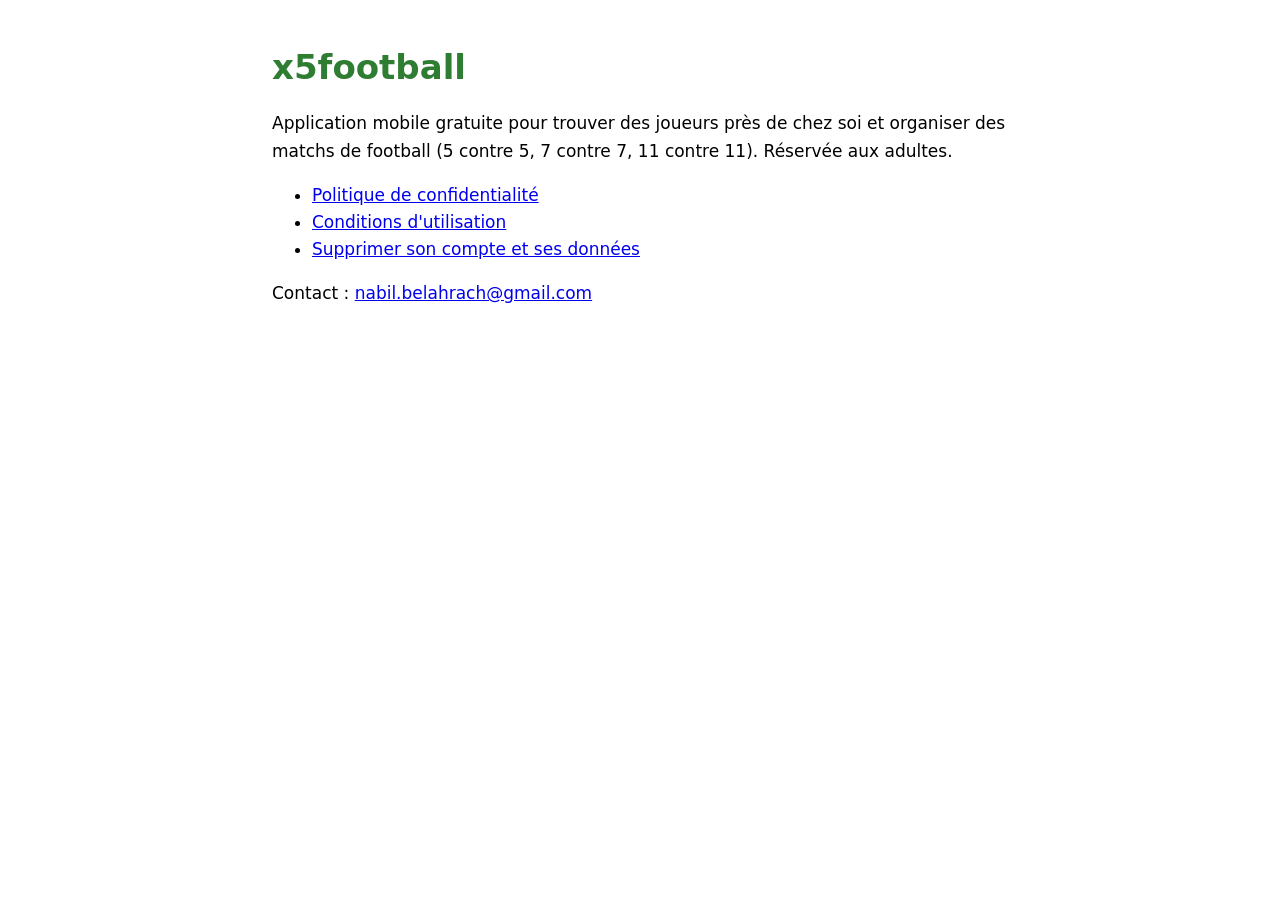
<file: site/index.html>
<!doctype html>
<html lang="fr">
<head>
  <meta charset="utf-8">
  <meta name="viewport" content="width=device-width, initial-scale=1">
  <meta name="description" content="x5football : trouver des joueurs près de chez soi et organiser des matchs de football.">
  <title>x5football</title>
  <link rel="stylesheet" href="style.css">
</head>
<body>
  <h1>x5football</h1>
  <p>Application mobile gratuite pour trouver des joueurs près de chez soi et organiser des matchs de football (5 contre 5, 7 contre 7, 11 contre 11). Réservée aux adultes.</p>
  <ul>
    <li><a href="confidentialite.html">Politique de confidentialité</a></li>
    <li><a href="conditions.html">Conditions d'utilisation</a></li>
    <li><a href="suppression-compte.html">Supprimer son compte et ses données</a></li>
  </ul>
  <p>Contact : <a href="mailto:nabil.belahrach@gmail.com">nabil.belahrach@gmail.com</a></p>
</body>
</html>
</file>
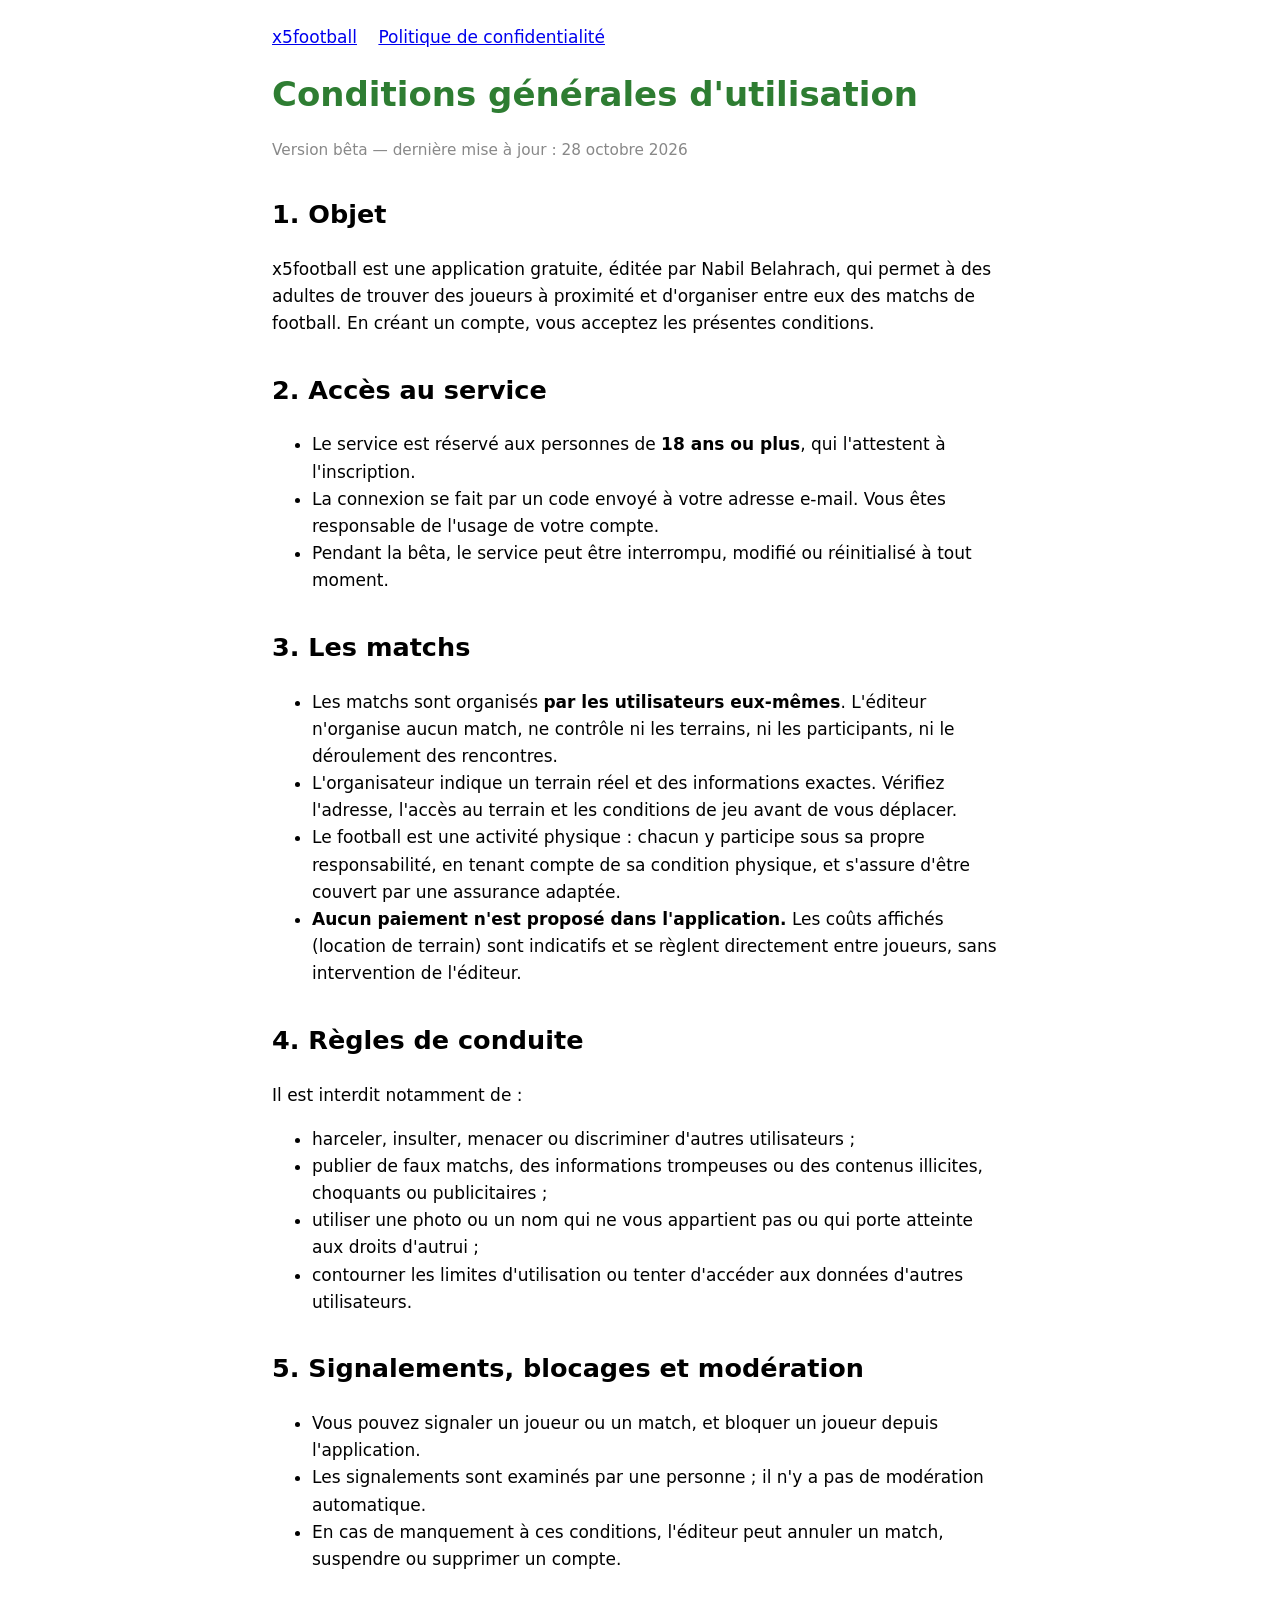
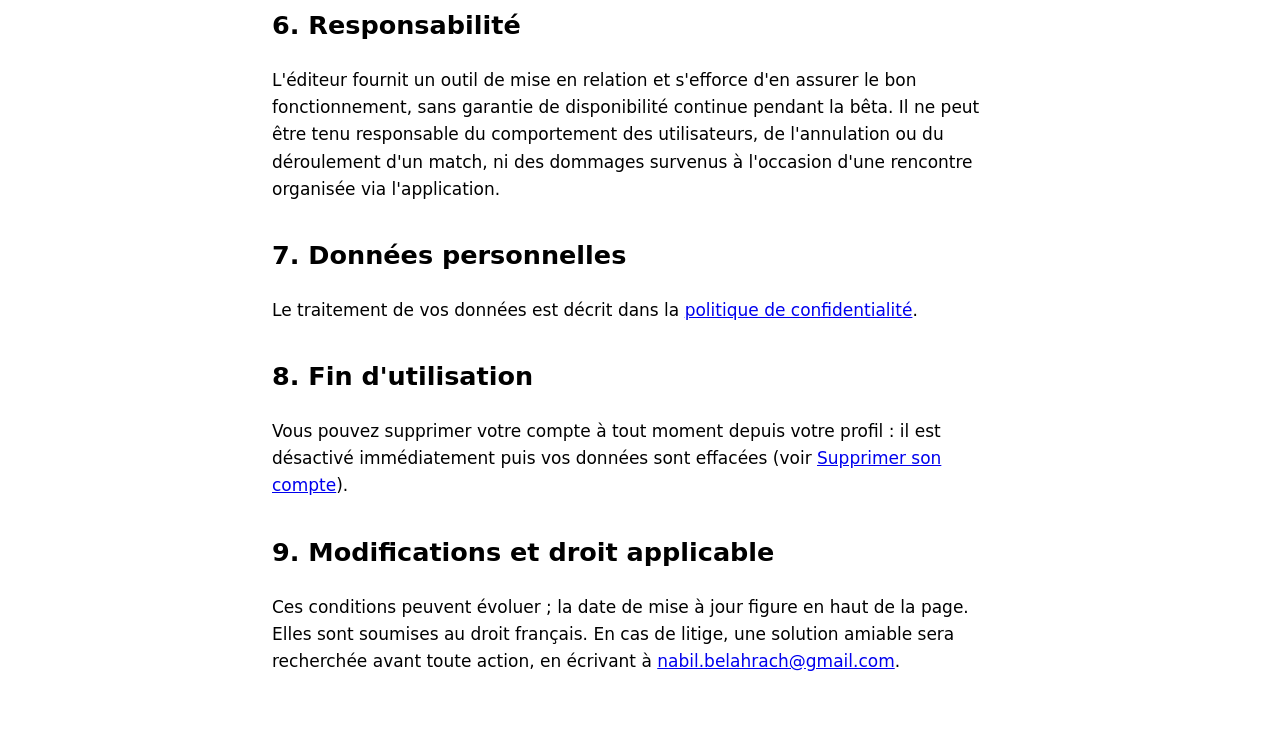
<file: site/conditions.html>
<!doctype html>
<html lang="fr">
<head>
  <meta charset="utf-8">
  <meta name="viewport" content="width=device-width, initial-scale=1">
  <meta name="description" content="x5football : trouver des joueurs près de chez soi et organiser des matchs de football.">
  <title>Conditions d'utilisation — x5football</title>
  <link rel="stylesheet" href="style.css">
</head>
<body>
  <nav><a href="index.html">x5football</a> <a href="confidentialite.html">Politique de confidentialité</a></nav>
  <h1>Conditions générales d'utilisation</h1>
  <p class="maj">Version bêta — dernière mise à jour : 28 octobre 2026</p>

  <h2>1. Objet</h2>
  <p>x5football est une application gratuite, éditée par Nabil Belahrach, qui permet à des adultes de trouver des joueurs à proximité et d'organiser entre eux des matchs de football. En créant un compte, vous acceptez les présentes conditions.</p>

  <h2>2. Accès au service</h2>
  <ul>
    <li>Le service est réservé aux personnes de <strong>18 ans ou plus</strong>, qui l'attestent à l'inscription.</li>
    <li>La connexion se fait par un code envoyé à votre adresse e-mail. Vous êtes responsable de l'usage de votre compte.</li>
    <li>Pendant la bêta, le service peut être interrompu, modifié ou réinitialisé à tout moment.</li>
  </ul>

  <h2>3. Les matchs</h2>
  <ul>
    <li>Les matchs sont organisés <strong>par les utilisateurs eux-mêmes</strong>. L'éditeur n'organise aucun match, ne contrôle ni les terrains, ni les participants, ni le déroulement des rencontres.</li>
    <li>L'organisateur indique un terrain réel et des informations exactes. Vérifiez l'adresse, l'accès au terrain et les conditions de jeu avant de vous déplacer.</li>
    <li>Le football est une activité physique : chacun y participe sous sa propre responsabilité, en tenant compte de sa condition physique, et s'assure d'être couvert par une assurance adaptée.</li>
    <li><strong>Aucun paiement n'est proposé dans l'application.</strong> Les coûts affichés (location de terrain) sont indicatifs et se règlent directement entre joueurs, sans intervention de l'éditeur.</li>
  </ul>

  <h2>4. Règles de conduite</h2>
  <p>Il est interdit notamment de :</p>
  <ul>
    <li>harceler, insulter, menacer ou discriminer d'autres utilisateurs ;</li>
    <li>publier de faux matchs, des informations trompeuses ou des contenus illicites, choquants ou publicitaires ;</li>
    <li>utiliser une photo ou un nom qui ne vous appartient pas ou qui porte atteinte aux droits d'autrui ;</li>
    <li>contourner les limites d'utilisation ou tenter d'accéder aux données d'autres utilisateurs.</li>
  </ul>

  <h2>5. Signalements, blocages et modération</h2>
  <ul>
    <li>Vous pouvez signaler un joueur ou un match, et bloquer un joueur depuis l'application.</li>
    <li>Les signalements sont examinés par une personne ; il n'y a pas de modération automatique.</li>
    <li>En cas de manquement à ces conditions, l'éditeur peut annuler un match, suspendre ou supprimer un compte.</li>
  </ul>

  <h2>6. Responsabilité</h2>
  <p>L'éditeur fournit un outil de mise en relation et s'efforce d'en assurer le bon fonctionnement, sans garantie de disponibilité continue pendant la bêta. Il ne peut être tenu responsable du comportement des utilisateurs, de l'annulation ou du déroulement d'un match, ni des dommages survenus à l'occasion d'une rencontre organisée via l'application.</p>

  <h2>7. Données personnelles</h2>
  <p>Le traitement de vos données est décrit dans la <a href="confidentialite.html">politique de confidentialité</a>.</p>

  <h2>8. Fin d'utilisation</h2>
  <p>Vous pouvez supprimer votre compte à tout moment depuis votre profil : il est désactivé immédiatement puis vos données sont effacées (voir <a href="suppression-compte.html">Supprimer son compte</a>).</p>

  <h2>9. Modifications et droit applicable</h2>
  <p>Ces conditions peuvent évoluer ; la date de mise à jour figure en haut de la page. Elles sont soumises au droit français. En cas de litige, une solution amiable sera recherchée avant toute action, en écrivant à <a href="mailto:nabil.belahrach@gmail.com">nabil.belahrach@gmail.com</a>.</p>
</body>
</html>
</file>
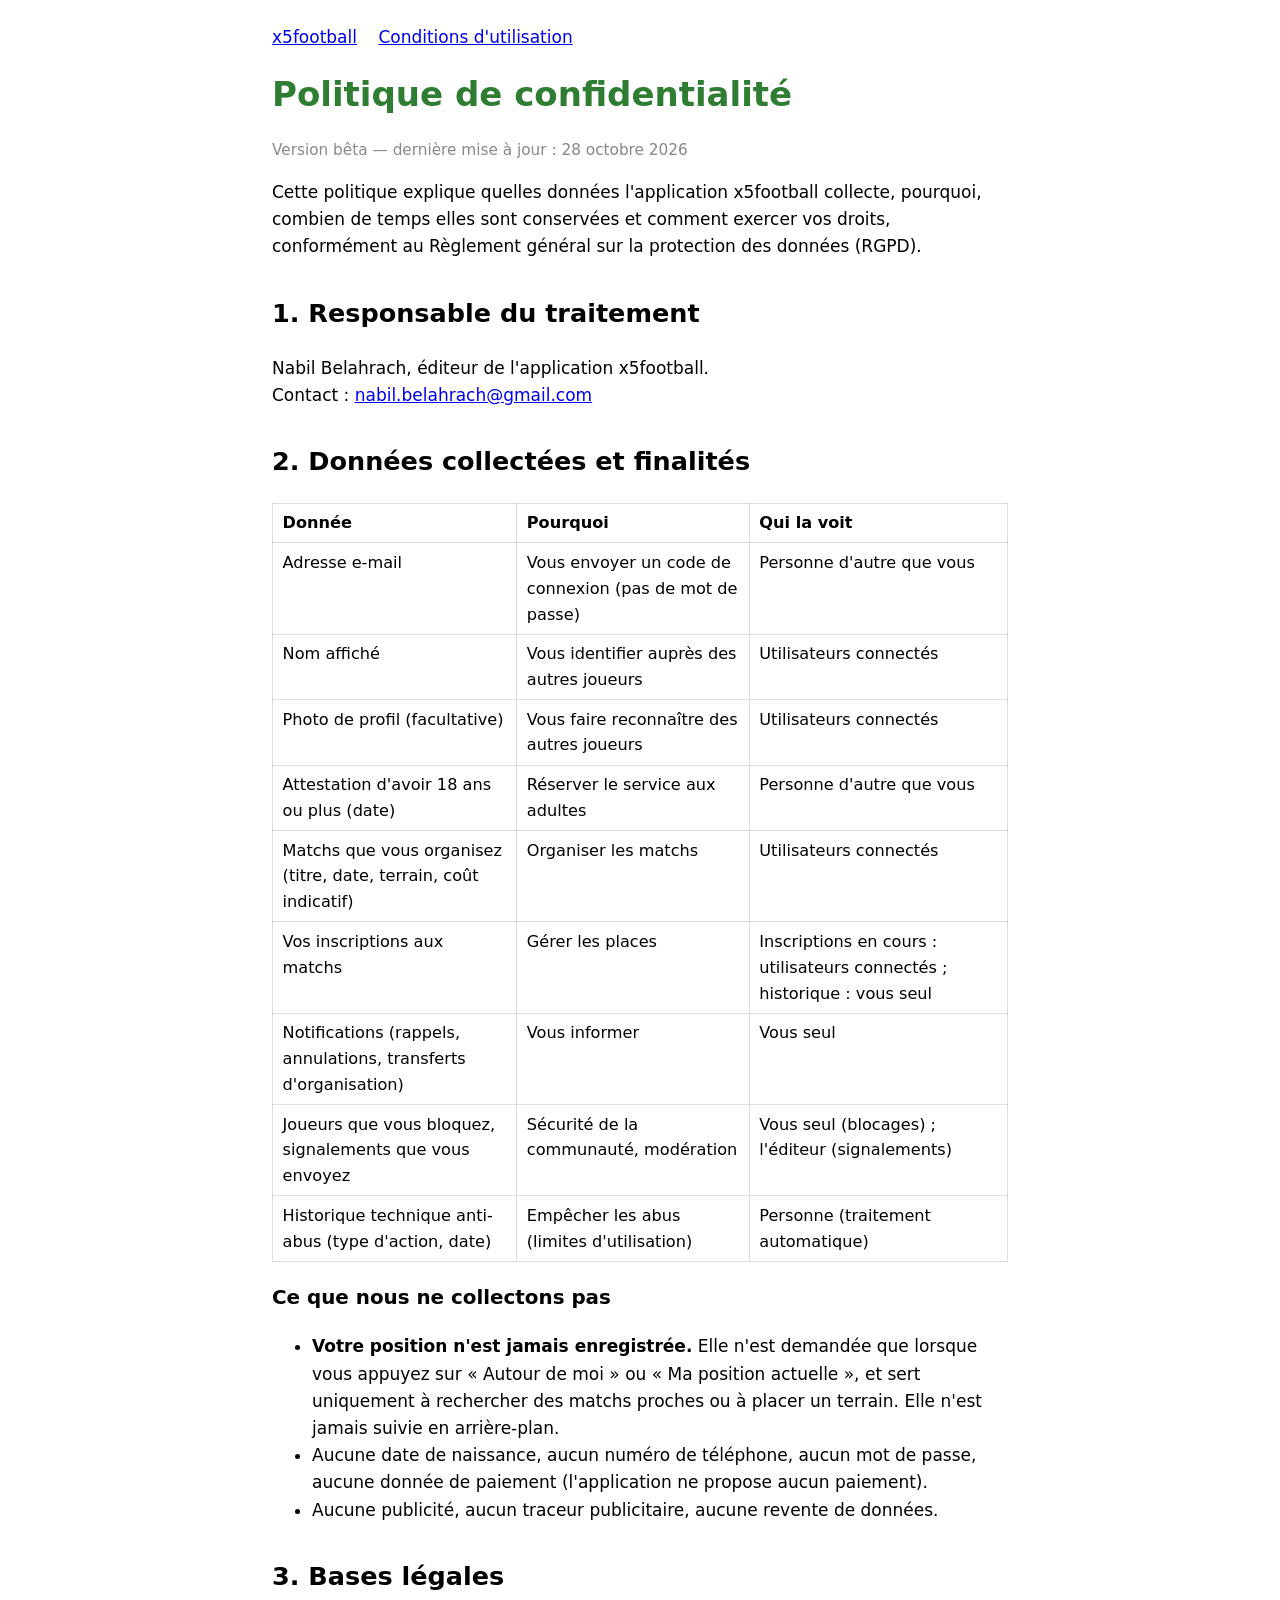
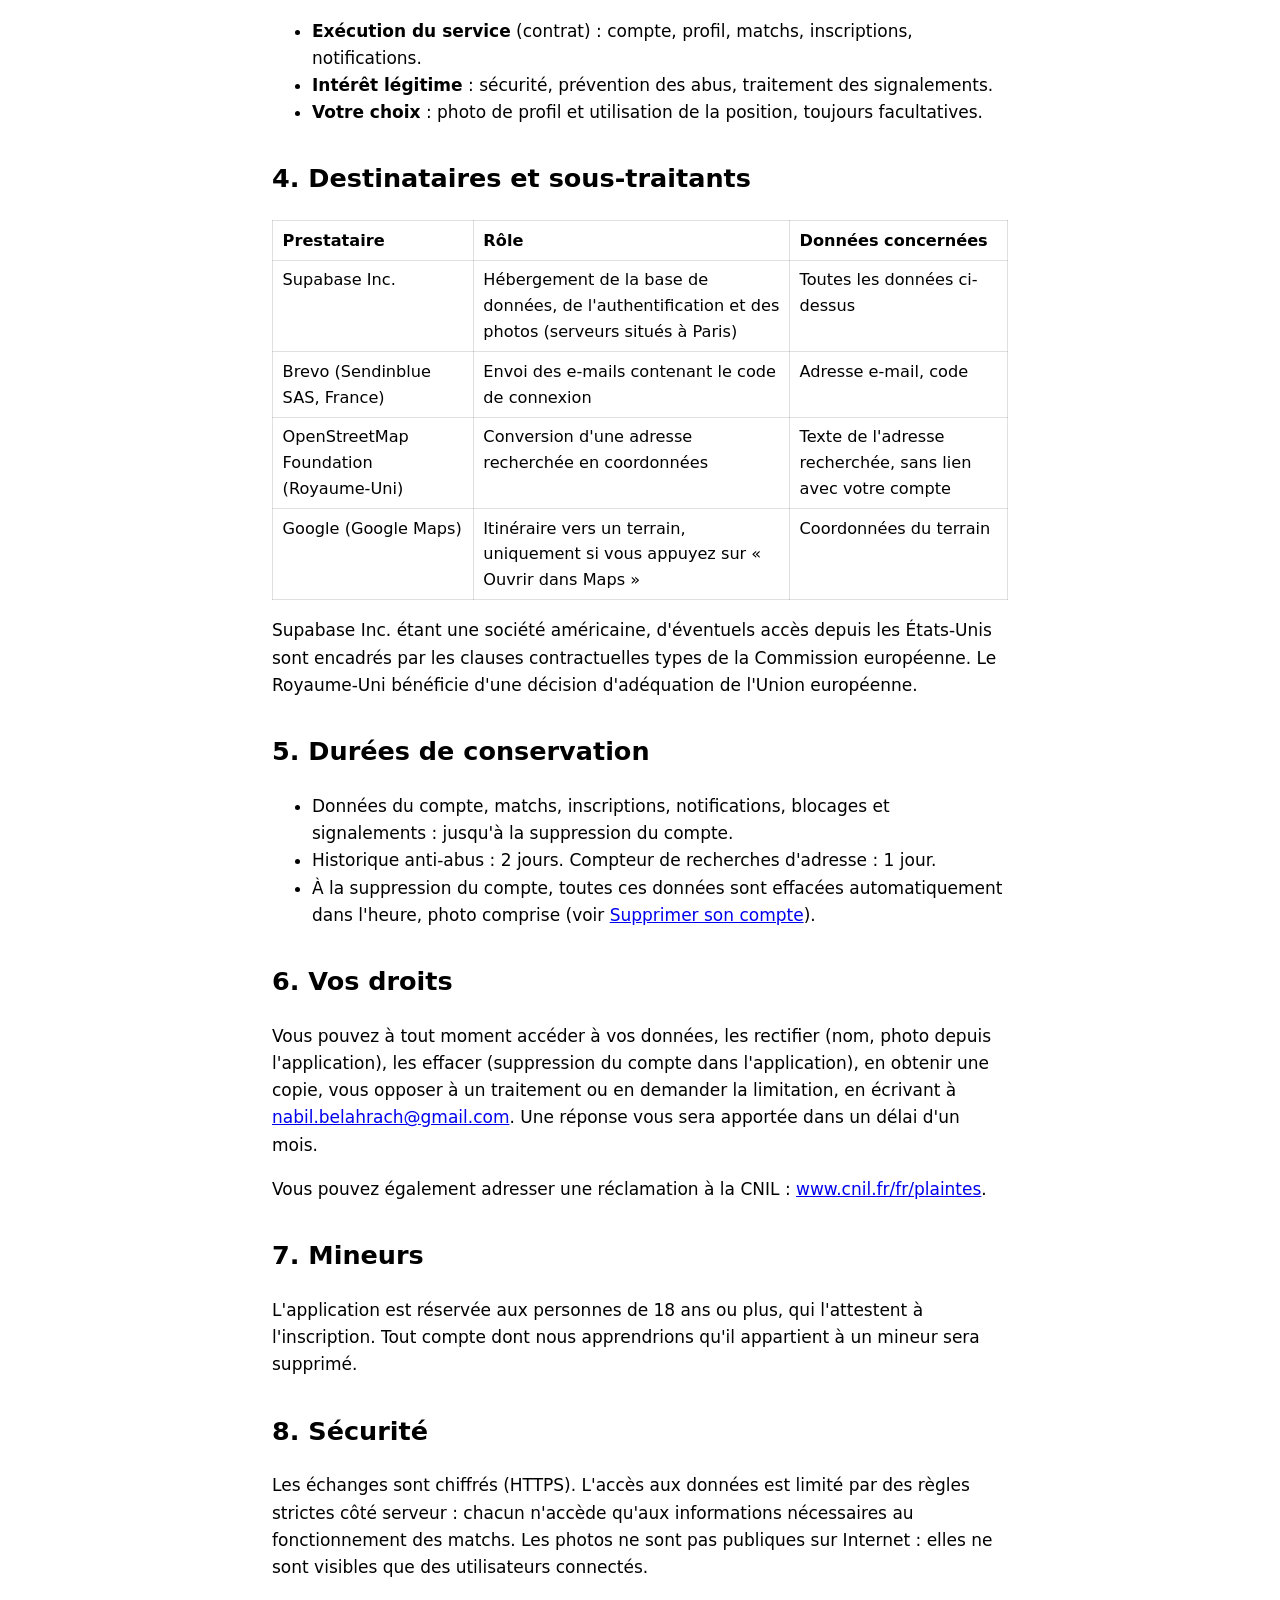
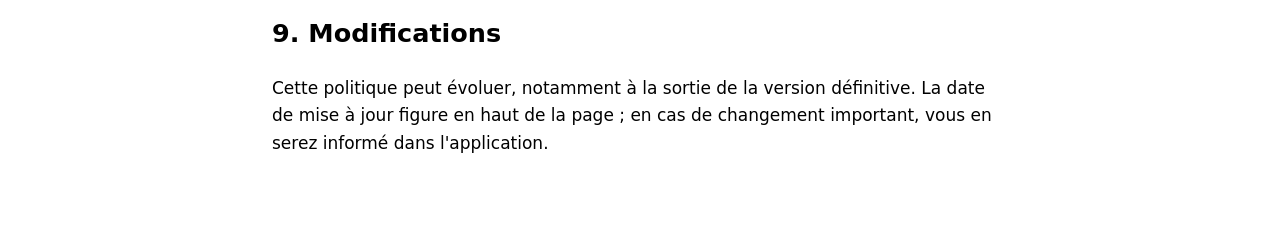
<file: site/confidentialite.html>
<!doctype html>
<html lang="fr">
<head>
  <meta charset="utf-8">
  <meta name="viewport" content="width=device-width, initial-scale=1">
  <meta name="description" content="x5football : trouver des joueurs près de chez soi et organiser des matchs de football.">
  <title>Politique de confidentialité — x5football</title>
  <link rel="stylesheet" href="style.css">
</head>
<body>
  <nav><a href="index.html">x5football</a> <a href="conditions.html">Conditions d'utilisation</a></nav>
  <h1>Politique de confidentialité</h1>
  <p class="maj">Version bêta — dernière mise à jour : 28 octobre 2026</p>

  <p>Cette politique explique quelles données l'application x5football collecte, pourquoi, combien de temps elles sont conservées et comment exercer vos droits, conformément au Règlement général sur la protection des données (RGPD).</p>

  <h2>1. Responsable du traitement</h2>
  <p>Nabil Belahrach, éditeur de l'application x5football.<br>
  Contact : <a href="mailto:nabil.belahrach@gmail.com">nabil.belahrach@gmail.com</a></p>

  <h2>2. Données collectées et finalités</h2>
  <table>
    <tr><th>Donnée</th><th>Pourquoi</th><th>Qui la voit</th></tr>
    <tr><td>Adresse e-mail</td><td>Vous envoyer un code de connexion (pas de mot de passe)</td><td>Personne d'autre que vous</td></tr>
    <tr><td>Nom affiché</td><td>Vous identifier auprès des autres joueurs</td><td>Utilisateurs connectés</td></tr>
    <tr><td>Photo de profil (facultative)</td><td>Vous faire reconnaître des autres joueurs</td><td>Utilisateurs connectés</td></tr>
    <tr><td>Attestation d'avoir 18 ans ou plus (date)</td><td>Réserver le service aux adultes</td><td>Personne d'autre que vous</td></tr>
    <tr><td>Matchs que vous organisez (titre, date, terrain, coût indicatif)</td><td>Organiser les matchs</td><td>Utilisateurs connectés</td></tr>
    <tr><td>Vos inscriptions aux matchs</td><td>Gérer les places</td><td>Inscriptions en cours : utilisateurs connectés ; historique : vous seul</td></tr>
    <tr><td>Notifications (rappels, annulations, transferts d'organisation)</td><td>Vous informer</td><td>Vous seul</td></tr>
    <tr><td>Joueurs que vous bloquez, signalements que vous envoyez</td><td>Sécurité de la communauté, modération</td><td>Vous seul (blocages) ; l'éditeur (signalements)</td></tr>
    <tr><td>Historique technique anti-abus (type d'action, date)</td><td>Empêcher les abus (limites d'utilisation)</td><td>Personne (traitement automatique)</td></tr>
  </table>

  <h3>Ce que nous ne collectons pas</h3>
  <ul>
    <li><strong>Votre position n'est jamais enregistrée.</strong> Elle n'est demandée que lorsque vous appuyez sur « Autour de moi » ou « Ma position actuelle », et sert uniquement à rechercher des matchs proches ou à placer un terrain. Elle n'est jamais suivie en arrière-plan.</li>
    <li>Aucune date de naissance, aucun numéro de téléphone, aucun mot de passe, aucune donnée de paiement (l'application ne propose aucun paiement).</li>
    <li>Aucune publicité, aucun traceur publicitaire, aucune revente de données.</li>
  </ul>

  <h2>3. Bases légales</h2>
  <ul>
    <li><strong>Exécution du service</strong> (contrat) : compte, profil, matchs, inscriptions, notifications.</li>
    <li><strong>Intérêt légitime</strong> : sécurité, prévention des abus, traitement des signalements.</li>
    <li><strong>Votre choix</strong> : photo de profil et utilisation de la position, toujours facultatives.</li>
  </ul>

  <h2>4. Destinataires et sous-traitants</h2>
  <table>
    <tr><th>Prestataire</th><th>Rôle</th><th>Données concernées</th></tr>
    <tr><td>Supabase Inc.</td><td>Hébergement de la base de données, de l'authentification et des photos (serveurs situés à Paris)</td><td>Toutes les données ci-dessus</td></tr>
    <tr><td>Brevo (Sendinblue SAS, France)</td><td>Envoi des e-mails contenant le code de connexion</td><td>Adresse e-mail, code</td></tr>
    <tr><td>OpenStreetMap Foundation (Royaume-Uni)</td><td>Conversion d'une adresse recherchée en coordonnées</td><td>Texte de l'adresse recherchée, sans lien avec votre compte</td></tr>
    <tr><td>Google (Google Maps)</td><td>Itinéraire vers un terrain, uniquement si vous appuyez sur « Ouvrir dans Maps »</td><td>Coordonnées du terrain</td></tr>
  </table>
  <p>Supabase Inc. étant une société américaine, d'éventuels accès depuis les États-Unis sont encadrés par les clauses contractuelles types de la Commission européenne. Le Royaume-Uni bénéficie d'une décision d'adéquation de l'Union européenne.</p>

  <h2>5. Durées de conservation</h2>
  <ul>
    <li>Données du compte, matchs, inscriptions, notifications, blocages et signalements : jusqu'à la suppression du compte.</li>
    <li>Historique anti-abus : 2 jours. Compteur de recherches d'adresse : 1 jour.</li>
    <li>À la suppression du compte, toutes ces données sont effacées automatiquement dans l'heure, photo comprise (voir <a href="suppression-compte.html">Supprimer son compte</a>).</li>
  </ul>

  <h2>6. Vos droits</h2>
  <p>Vous pouvez à tout moment accéder à vos données, les rectifier (nom, photo depuis l'application), les effacer (suppression du compte dans l'application), en obtenir une copie, vous opposer à un traitement ou en demander la limitation, en écrivant à <a href="mailto:nabil.belahrach@gmail.com">nabil.belahrach@gmail.com</a>. Une réponse vous sera apportée dans un délai d'un mois.</p>
  <p>Vous pouvez également adresser une réclamation à la CNIL : <a href="https://www.cnil.fr/fr/plaintes">www.cnil.fr/fr/plaintes</a>.</p>

  <h2>7. Mineurs</h2>
  <p>L'application est réservée aux personnes de 18 ans ou plus, qui l'attestent à l'inscription. Tout compte dont nous apprendrions qu'il appartient à un mineur sera supprimé.</p>

  <h2>8. Sécurité</h2>
  <p>Les échanges sont chiffrés (HTTPS). L'accès aux données est limité par des règles strictes côté serveur : chacun n'accède qu'aux informations nécessaires au fonctionnement des matchs. Les photos ne sont pas publiques sur Internet : elles ne sont visibles que des utilisateurs connectés.</p>

  <h2>9. Modifications</h2>
  <p>Cette politique peut évoluer, notamment à la sortie de la version définitive. La date de mise à jour figure en haut de la page ; en cas de changement important, vous en serez informé dans l'application.</p>
</body>
</html>
</file>
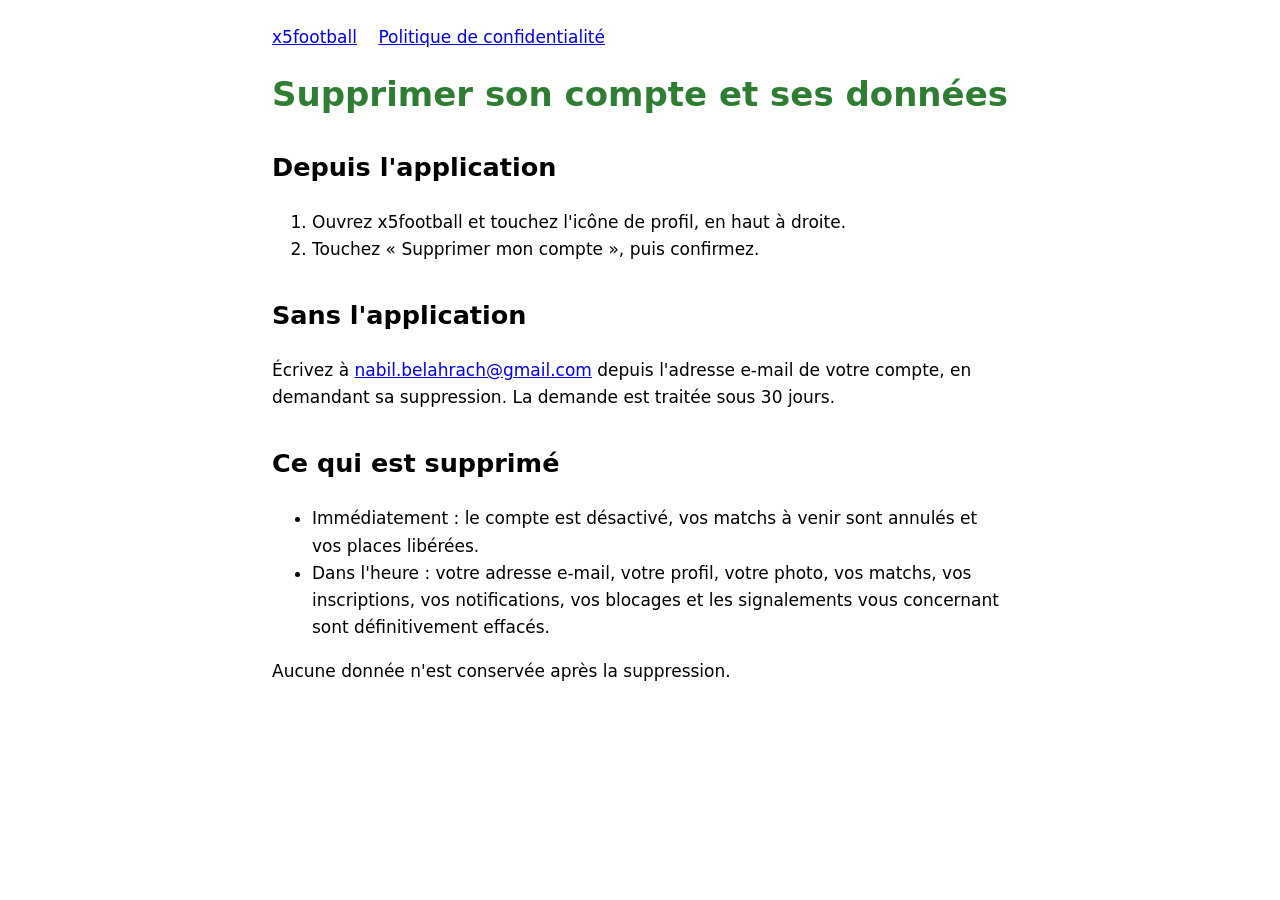
<file: site/suppression-compte.html>
<!doctype html>
<html lang="fr">
<head>
  <meta charset="utf-8">
  <meta name="viewport" content="width=device-width, initial-scale=1">
  <meta name="description" content="x5football : trouver des joueurs près de chez soi et organiser des matchs de football.">
  <title>Supprimer son compte — x5football</title>
  <link rel="stylesheet" href="style.css">
</head>
<body>
  <nav><a href="index.html">x5football</a> <a href="confidentialite.html">Politique de confidentialité</a></nav>
  <h1>Supprimer son compte et ses données</h1>

  <h2>Depuis l'application</h2>
  <ol>
    <li>Ouvrez x5football et touchez l'icône de profil, en haut à droite.</li>
    <li>Touchez « Supprimer mon compte », puis confirmez.</li>
  </ol>

  <h2>Sans l'application</h2>
  <p>Écrivez à <a href="mailto:nabil.belahrach@gmail.com">nabil.belahrach@gmail.com</a> depuis l'adresse e-mail de votre compte, en demandant sa suppression. La demande est traitée sous 30 jours.</p>

  <h2>Ce qui est supprimé</h2>
  <ul>
    <li>Immédiatement : le compte est désactivé, vos matchs à venir sont annulés et vos places libérées.</li>
    <li>Dans l'heure : votre adresse e-mail, votre profil, votre photo, vos matchs, vos inscriptions, vos notifications, vos blocages et les signalements vous concernant sont définitivement effacés.</li>
  </ul>
  <p>Aucune donnée n'est conservée après la suppression.</p>
</body>
</html>
</file>
<file: site/style.css>
:root { color-scheme: light dark; --vert: #2e7d32; }
body { font: 17px/1.6 system-ui, -apple-system, "Segoe UI", Roboto, sans-serif; max-width: 46rem; margin: 0 auto; padding: 1.5rem 1rem 4rem; }
h1 { color: var(--vert); line-height: 1.2; }
h2 { margin-top: 2rem; }
table { border-collapse: collapse; width: 100%; font-size: 0.95em; }
th, td { border: 1px solid #8884; padding: 0.4rem 0.6rem; text-align: left; vertical-align: top; }
nav a { margin-right: 1rem; }
.maj { color: #888; font-size: 0.9em; }
@media (prefers-color-scheme: dark) { :root { --vert: #81c784; } }
</file>
